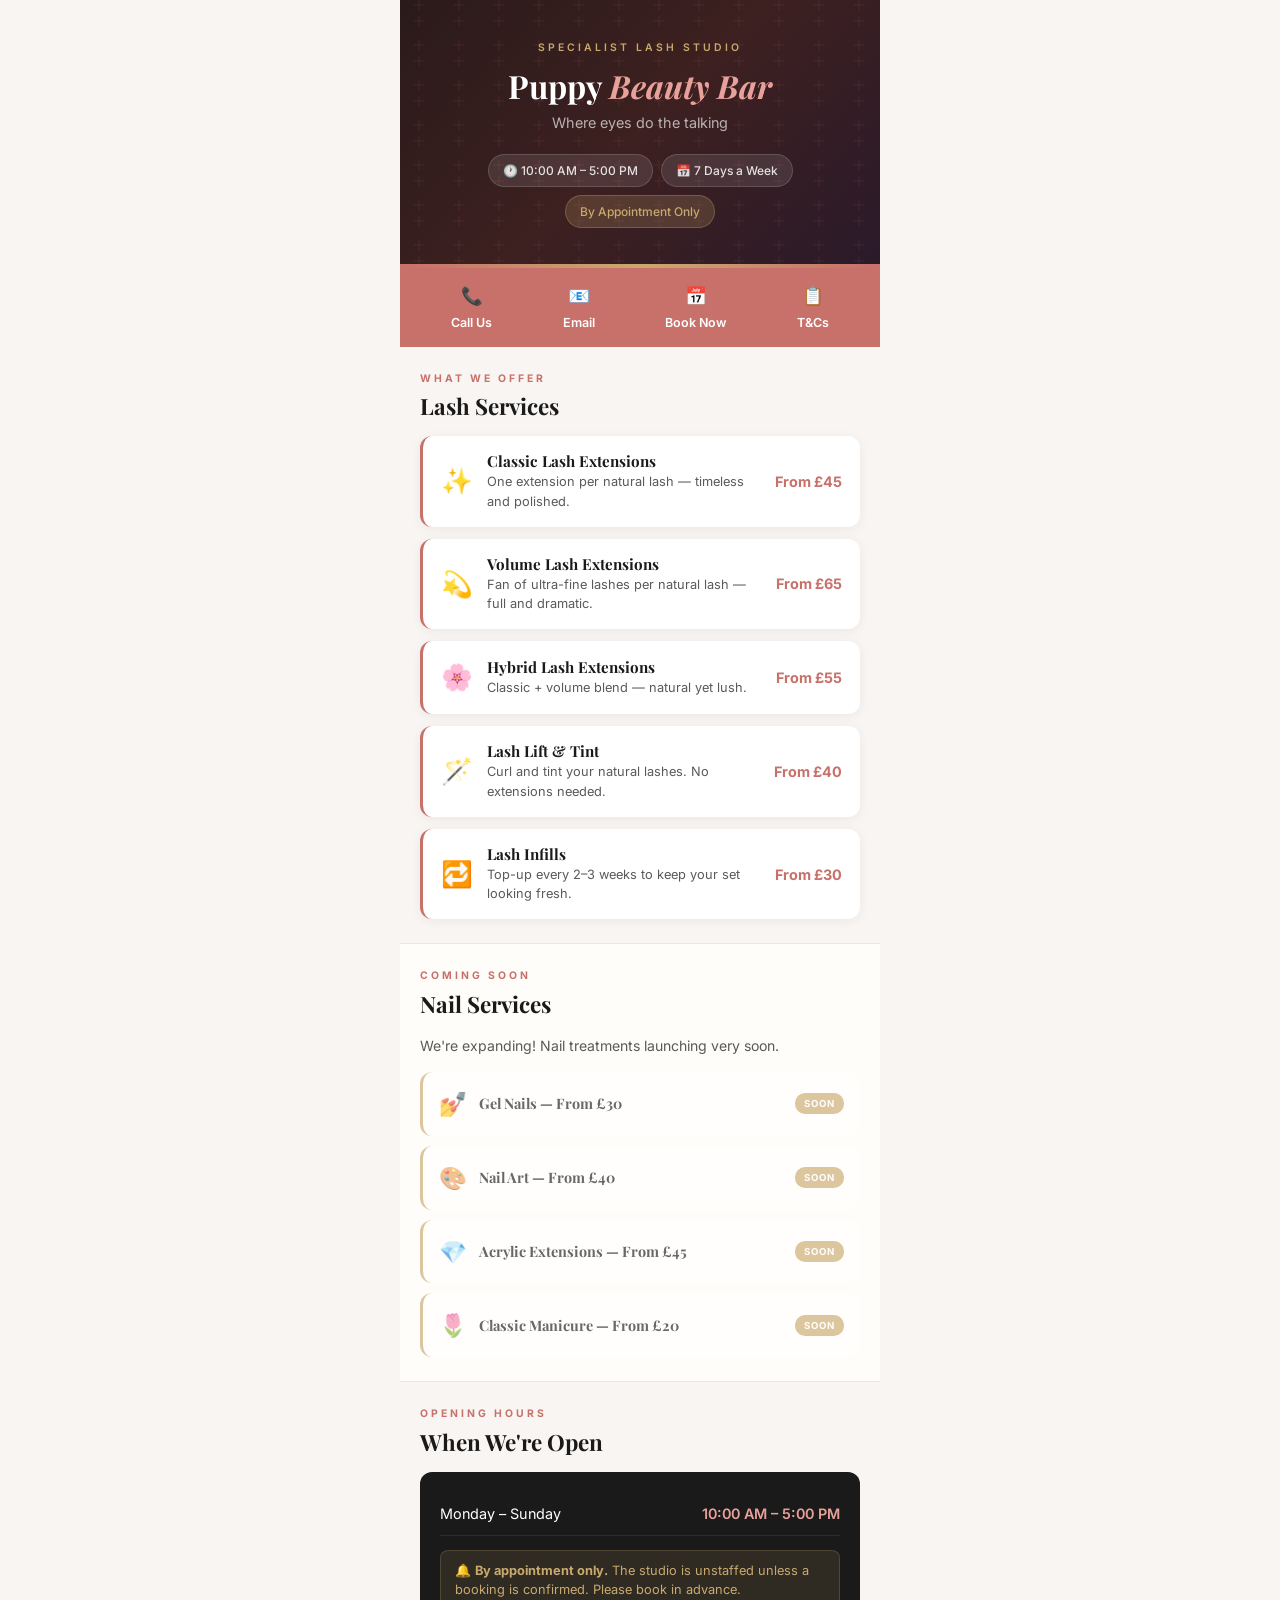
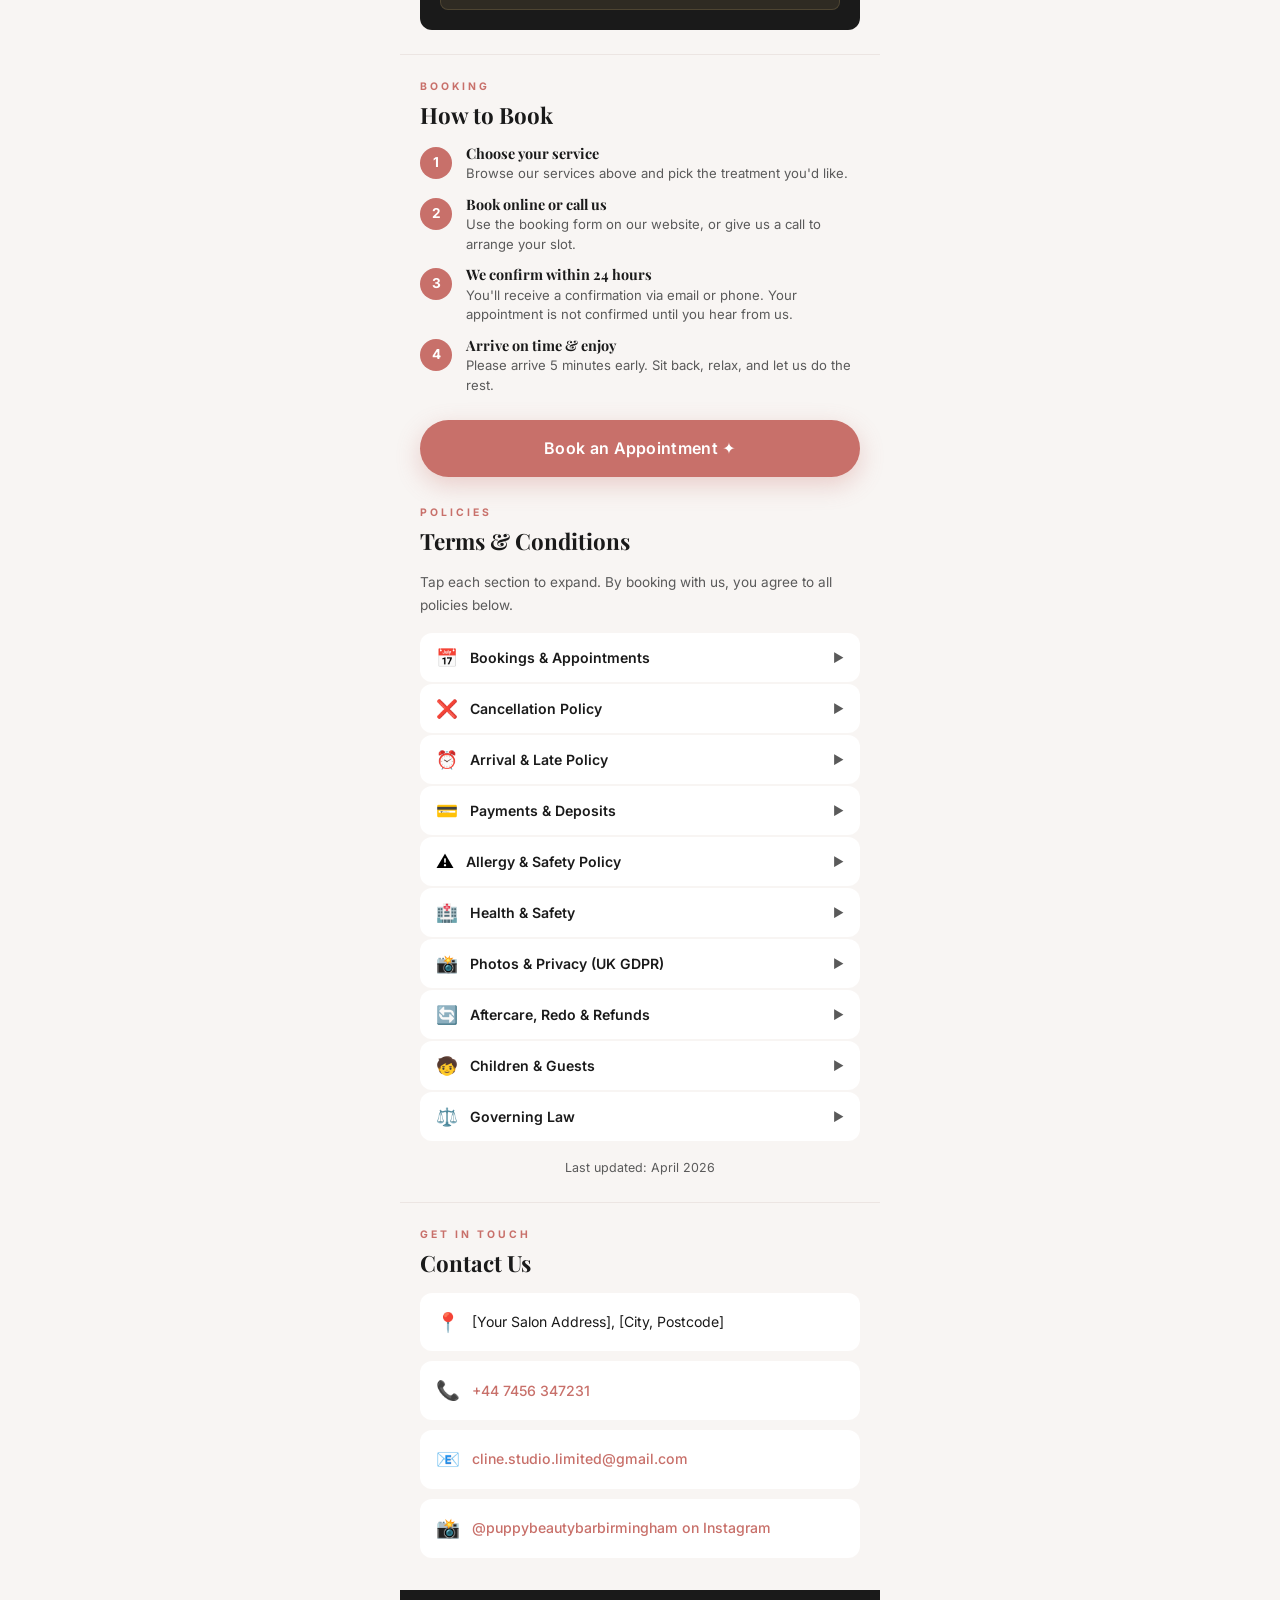
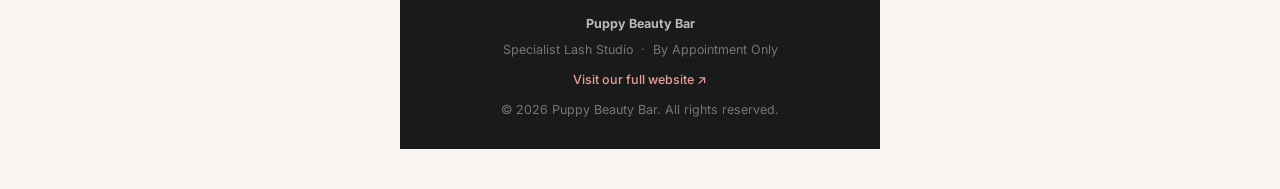
<file: info.html>
<!DOCTYPE html>
<html lang="en">
<head>
  <meta charset="UTF-8"/>
  <meta name="viewport" content="width=device-width, initial-scale=1.0, viewport-fit=cover"/>
  <meta name="theme-color" content="#c8706a"/>
  <title>Puppy Beauty Bar – Info</title>
  <link href="https://fonts.googleapis.com/css2?family=Playfair+Display:ital,wght@0,600;1,400&family=Inter:wght@300;400;500;600&display=swap" rel="stylesheet"/>
  <style>
    /* ===== RESET ===== */
    *, *::before, *::after { box-sizing: border-box; margin: 0; padding: 0; }
    :root {
      --rose:      #c8706a;
      --rose-lt:   #e8a09a;
      --rose-pale: #fdf0ef;
      --gold:      #c9a96e;
      --dark:      #1a1a1a;
      --mid:       #5a5a5a;
      --light:     #f8f5f3;
      --white:     #ffffff;
      --r:         12px;
    }
    html { scroll-behavior: smooth; -webkit-text-size-adjust: 100%; }
    body {
      font-family: 'Inter', system-ui, sans-serif;
      color: var(--dark);
      background: var(--light);
      font-size: 16px;
      line-height: 1.6;
      max-width: 480px;
      margin: 0 auto;
      padding-bottom: 40px;
    }
    h1, h2, h3 { font-family: 'Playfair Display', Georgia, serif; line-height: 1.2; }
    a { color: inherit; text-decoration: none; }
    p { color: var(--mid); }

    /* ===== HEADER ===== */
    .doc-header {
      background: linear-gradient(135deg, #2a1a1a 0%, #3d2020 50%, #2a1a2a 100%);
      padding: 40px 24px 36px;
      text-align: center;
      position: relative;
    }
    .doc-header::before {
      content: '';
      position: absolute;
      inset: 0;
      background: url("data:image/svg+xml,%3Csvg width='40' height='40' viewBox='0 0 40 40' xmlns='http://www.w3.org/2000/svg'%3E%3Cg fill='%23c8706a' fill-opacity='0.07'%3E%3Cpath d='M20 20v-4h-2v4h-4v2h4v4h2v-4h4v-2h-4zm0-16V0h-2v4H14v2h4v4h2V6h4V4h-4z'/%3E%3C/g%3E%3C/svg%3E");
    }
    .doc-header-inner { position: relative; z-index: 1; }
    .header-tag {
      font-size: 0.65rem;
      font-weight: 600;
      letter-spacing: 3px;
      text-transform: uppercase;
      color: var(--gold);
      margin-bottom: 10px;
    }
    .doc-header h1 {
      color: var(--white);
      font-size: 2rem;
      margin-bottom: 6px;
    }
    .doc-header h1 em { color: var(--rose-lt); font-style: italic; }
    .header-sub { font-size: 0.9rem; color: rgba(255,255,255,0.65); margin-bottom: 20px; }
    .header-pills {
      display: flex;
      gap: 8px;
      justify-content: center;
      flex-wrap: wrap;
    }
    .pill {
      background: rgba(255,255,255,0.1);
      border: 1px solid rgba(255,255,255,0.15);
      color: rgba(255,255,255,0.85);
      font-size: 0.75rem;
      font-weight: 500;
      padding: 6px 14px;
      border-radius: 20px;
    }
    .pill.gold { background: rgba(201,169,110,0.2); border-color: rgba(201,169,110,0.3); color: var(--gold); }

    /* ===== QUICK BAR ===== */
    .quick-bar {
      background: var(--rose);
      padding: 14px 20px;
      display: flex;
      justify-content: space-around;
      align-items: center;
      gap: 8px;
    }
    .quick-bar a {
      color: var(--white);
      font-size: 0.78rem;
      font-weight: 600;
      text-align: center;
      display: flex;
      flex-direction: column;
      align-items: center;
      gap: 2px;
      text-decoration: none;
    }
    .quick-bar a span:first-child { font-size: 1.1rem; }

    /* ===== SECTIONS ===== */
    .doc-section { padding: 24px 20px; }
    .doc-section + .doc-section { border-top: 1px solid #ece5e2; }

    .section-label {
      font-size: 0.65rem;
      font-weight: 700;
      letter-spacing: 3px;
      text-transform: uppercase;
      color: var(--rose);
      margin-bottom: 6px;
      display: block;
    }
    .doc-section h2 {
      font-size: 1.4rem;
      margin-bottom: 16px;
    }
    .doc-section p { font-size: 0.9rem; line-height: 1.7; }

    /* ===== HOURS BOX ===== */
    .hours-box {
      background: var(--dark);
      border-radius: var(--r);
      padding: 20px;
      color: var(--white);
    }
    .hours-row {
      display: flex;
      justify-content: space-between;
      align-items: center;
      padding: 10px 0;
      border-bottom: 1px solid rgba(255,255,255,0.08);
      font-size: 0.9rem;
    }
    .hours-row:last-child { border-bottom: none; }
    .hours-row span:last-child { color: var(--rose-lt); font-weight: 600; }
    .appt-note {
      margin-top: 14px;
      background: rgba(201,169,110,0.12);
      border: 1px solid rgba(201,169,110,0.2);
      border-radius: 8px;
      padding: 10px 14px;
      font-size: 0.8rem;
      color: var(--gold);
      line-height: 1.5;
    }

    /* ===== SERVICE CARDS ===== */
    .service-list { display: flex; flex-direction: column; gap: 12px; }
    .service-item {
      background: var(--white);
      border-radius: var(--r);
      padding: 16px 18px;
      display: flex;
      align-items: center;
      gap: 14px;
      box-shadow: 0 2px 12px rgba(0,0,0,0.06);
      border-left: 3px solid var(--rose);
    }
    .service-emoji { font-size: 1.6rem; flex-shrink: 0; }
    .service-info { flex: 1; }
    .service-info h3 { font-size: 0.95rem; margin-bottom: 2px; }
    .service-info p { font-size: 0.8rem; line-height: 1.5; color: var(--mid); }
    .service-price-tag {
      font-weight: 700;
      color: var(--rose);
      font-size: 0.9rem;
      white-space: nowrap;
      flex-shrink: 0;
    }

    /* ===== COMING SOON ===== */
    .coming-soon-list { display: flex; flex-direction: column; gap: 10px; }
    .cs-item {
      background: var(--white);
      border-radius: var(--r);
      padding: 14px 16px;
      display: flex;
      align-items: center;
      gap: 12px;
      opacity: 0.65;
      border-left: 3px solid var(--gold);
    }
    .cs-item h3 { font-size: 0.9rem; margin-bottom: 0; }
    .cs-badge {
      margin-left: auto;
      background: var(--gold);
      color: var(--white);
      font-size: 0.6rem;
      font-weight: 700;
      letter-spacing: 1px;
      text-transform: uppercase;
      padding: 3px 9px;
      border-radius: 10px;
      white-space: nowrap;
      flex-shrink: 0;
    }

    /* ===== BOOKING INFO ===== */
    .booking-steps { display: flex; flex-direction: column; gap: 12px; }
    .booking-step {
      display: flex;
      align-items: flex-start;
      gap: 14px;
    }
    .step-num {
      width: 32px; height: 32px;
      background: var(--rose);
      color: var(--white);
      border-radius: 50%;
      display: flex; align-items: center; justify-content: center;
      font-weight: 700;
      font-size: 0.85rem;
      flex-shrink: 0;
      margin-top: 2px;
    }
    .step-text h3 { font-size: 0.9rem; margin-bottom: 2px; }
    .step-text p { font-size: 0.82rem; line-height: 1.5; }

    .patch-alert {
      background: #fff8e8;
      border: 1px solid #f0d98a;
      border-radius: var(--r);
      padding: 14px 16px;
      font-size: 0.82rem;
      color: #7a6000;
      line-height: 1.6;
      margin-top: 16px;
    }
    .patch-alert strong { display: block; margin-bottom: 4px; }

    /* ===== CTA BUTTON ===== */
    .cta-block { padding: 0 20px 4px; }
    .cta-btn {
      display: block;
      background: var(--rose);
      color: var(--white);
      text-align: center;
      padding: 16px 24px;
      border-radius: 50px;
      font-weight: 600;
      font-size: 1rem;
      letter-spacing: 0.3px;
      box-shadow: 0 8px 24px rgba(200,112,106,0.3);
      transition: background 0.2s;
    }
    .cta-btn:active { background: #b55d57; }

    /* ===== T&Cs ===== */
    .tc-list { display: flex; flex-direction: column; gap: 2px; }
    .tc-item {
      background: var(--white);
      border-radius: var(--r);
      overflow: hidden;
    }
    .tc-toggle {
      width: 100%;
      background: none;
      border: none;
      padding: 14px 16px;
      display: flex;
      align-items: center;
      gap: 12px;
      cursor: pointer;
      text-align: left;
      font-family: 'Inter', sans-serif;
    }
    .tc-toggle:active { background: var(--rose-pale); }
    .tc-emoji { font-size: 1.1rem; flex-shrink: 0; }
    .tc-title { font-size: 0.88rem; font-weight: 600; color: var(--dark); flex: 1; }
    .tc-arrow {
      font-size: 0.75rem;
      color: var(--mid);
      transition: transform 0.2s;
      flex-shrink: 0;
    }
    .tc-item.open .tc-arrow { transform: rotate(90deg); }
    .tc-body {
      display: none;
      padding: 0 16px 14px 44px;
    }
    .tc-item.open .tc-body { display: block; }
    .tc-body ul { list-style: none; }
    .tc-body ul li {
      font-size: 0.82rem;
      color: var(--mid);
      padding: 5px 0;
      border-bottom: 1px solid #f5f0ee;
      line-height: 1.55;
    }
    .tc-body ul li:last-child { border-bottom: none; }

    /* ===== CONTACT ===== */
    .contact-list { display: flex; flex-direction: column; gap: 10px; }
    .contact-row {
      display: flex;
      align-items: center;
      gap: 12px;
      background: var(--white);
      border-radius: var(--r);
      padding: 14px 16px;
      font-size: 0.88rem;
    }
    .contact-row span:first-child { font-size: 1.2rem; flex-shrink: 0; }
    .contact-row a { color: var(--rose); font-weight: 500; }

    /* ===== FOOTER ===== */
    .doc-footer {
      background: var(--dark);
      padding: 24px 20px;
      text-align: center;
      margin-top: 8px;
    }
    .doc-footer p { font-size: 0.78rem; color: rgba(255,255,255,0.4); margin-bottom: 6px; }
    .doc-footer a { color: var(--rose-lt); font-weight: 500; }

    /* ===== DIVIDER ===== */
    .divider {
      height: 4px;
      background: linear-gradient(90deg, var(--rose), var(--gold), var(--rose));
    }

    /* ===== PRINT ===== */
    @media print {
      body { max-width: 100%; background: white; font-size: 11pt; }
      .quick-bar, .cta-block, .doc-footer { display: none; }
      .tc-body { display: block !important; }
      .tc-arrow { display: none; }
      .doc-header { background: #2a1a1a !important; -webkit-print-color-adjust: exact; print-color-adjust: exact; }
    }
  </style>
</head>
<body>

  <!-- HEADER -->
  <div class="doc-header">
    <div class="doc-header-inner">
      <p class="header-tag">Specialist Lash Studio</p>
      <h1>Puppy <em>Beauty Bar</em></h1>
      <p class="header-sub">Where eyes do the talking</p>
      <div class="header-pills">
        <span class="pill">🕐 10:00 AM – 5:00 PM</span>
        <span class="pill">📅 7 Days a Week</span>
        <span class="pill gold">By Appointment Only</span>
      </div>
    </div>
  </div>

  <div class="divider"></div>

  <!-- QUICK BAR -->
  <div class="quick-bar">
    <a href="tel:+44000000000">
      <span>📞</span>
      <span>Call Us</span>
    </a>
    <a href="mailto:info@puppybeautybar.co.uk">
      <span>📧</span>
      <span>Email</span>
    </a>
    <a href="index.html#booking">
      <span>📅</span>
      <span>Book Now</span>
    </a>
    <a href="#terms">
      <span>📋</span>
      <span>T&amp;Cs</span>
    </a>
  </div>

  <!-- SERVICES -->
  <div class="doc-section">
    <span class="section-label">What We Offer</span>
    <h2>Lash Services</h2>
    <div class="service-list">
      <div class="service-item">
        <span class="service-emoji">✨</span>
        <div class="service-info">
          <h3>Classic Lash Extensions</h3>
          <p>One extension per natural lash — timeless and polished.</p>
        </div>
        <span class="service-price-tag">From £45</span>
      </div>
      <div class="service-item">
        <span class="service-emoji">💫</span>
        <div class="service-info">
          <h3>Volume Lash Extensions</h3>
          <p>Fan of ultra-fine lashes per natural lash — full and dramatic.</p>
        </div>
        <span class="service-price-tag">From £65</span>
      </div>
      <div class="service-item">
        <span class="service-emoji">🌸</span>
        <div class="service-info">
          <h3>Hybrid Lash Extensions</h3>
          <p>Classic + volume blend — natural yet lush.</p>
        </div>
        <span class="service-price-tag">From £55</span>
      </div>
      <div class="service-item">
        <span class="service-emoji">🪄</span>
        <div class="service-info">
          <h3>Lash Lift &amp; Tint</h3>
          <p>Curl and tint your natural lashes. No extensions needed.</p>
        </div>
        <span class="service-price-tag">From £40</span>
      </div>
      <div class="service-item">
        <span class="service-emoji">🔁</span>
        <div class="service-info">
          <h3>Lash Infills</h3>
          <p>Top-up every 2–3 weeks to keep your set looking fresh.</p>
        </div>
        <span class="service-price-tag">From £30</span>
      </div>
    </div>
  </div>

  <!-- COMING SOON -->
  <div class="doc-section" style="background:#fffdf9">
    <span class="section-label">Coming Soon</span>
    <h2>Nail Services</h2>
    <p style="margin-bottom:14px;font-size:0.88rem">We're expanding! Nail treatments launching very soon.</p>
    <div class="coming-soon-list">
      <div class="cs-item">
        <span style="font-size:1.4rem">💅</span>
        <h3>Gel Nails — From £30</h3>
        <span class="cs-badge">Soon</span>
      </div>
      <div class="cs-item">
        <span style="font-size:1.4rem">🎨</span>
        <h3>Nail Art — From £40</h3>
        <span class="cs-badge">Soon</span>
      </div>
      <div class="cs-item">
        <span style="font-size:1.4rem">💎</span>
        <h3>Acrylic Extensions — From £45</h3>
        <span class="cs-badge">Soon</span>
      </div>
      <div class="cs-item">
        <span style="font-size:1.4rem">🌷</span>
        <h3>Classic Manicure — From £20</h3>
        <span class="cs-badge">Soon</span>
      </div>
    </div>
  </div>

  <!-- HOURS -->
  <div class="doc-section">
    <span class="section-label">Opening Hours</span>
    <h2>When We're Open</h2>
    <div class="hours-box">
      <div class="hours-row">
        <span>Monday – Sunday</span>
        <span>10:00 AM – 5:00 PM</span>
      </div>
      <div class="appt-note">
        🔔 <strong style="color:var(--gold)">By appointment only.</strong> The studio is unstaffed unless a booking is confirmed. Please book in advance.
      </div>
    </div>
  </div>

  <!-- HOW TO BOOK -->
  <div class="doc-section">
    <span class="section-label">Booking</span>
    <h2>How to Book</h2>
    <div class="booking-steps">
      <div class="booking-step">
        <div class="step-num">1</div>
        <div class="step-text">
          <h3>Choose your service</h3>
          <p>Browse our services above and pick the treatment you'd like.</p>
        </div>
      </div>
      <div class="booking-step">
        <div class="step-num">2</div>
        <div class="step-text">
          <h3>Book online or call us</h3>
          <p>Use the booking form on our website, or give us a call to arrange your slot.</p>
        </div>
      </div>
      <div class="booking-step">
        <div class="step-num">3</div>
        <div class="step-text">
          <h3>We confirm within 24 hours</h3>
          <p>You'll receive a confirmation via email or phone. Your appointment is not confirmed until you hear from us.</p>
        </div>
      </div>
      <div class="booking-step">
        <div class="step-num">4</div>
        <div class="step-text">
          <h3>Arrive on time &amp; enjoy</h3>
          <p>Please arrive 5 minutes early. Sit back, relax, and let us do the rest.</p>
        </div>
      </div>
    </div>
    <!-- Patch test alert removed; allergy confirmation handled in T&Cs -->
  </div>

  <!-- CTA -->
  <div class="cta-block">
    <a href="index.html#booking" class="cta-btn">Book an Appointment ✦</a>
  </div>

  <!-- TERMS -->
  <div class="doc-section" id="terms">
    <span class="section-label">Policies</span>
    <h2>Terms &amp; Conditions</h2>
    <p style="font-size:0.85rem;margin-bottom:16px">Tap each section to expand. By booking with us, you agree to all policies below.</p>
    <div class="tc-list">

      <div class="tc-item">
        <button class="tc-toggle" onclick="toggleTC(this)">
          <span class="tc-emoji">📅</span>
          <span class="tc-title">Bookings &amp; Appointments</span>
          <span class="tc-arrow">▶</span>
        </button>
        <div class="tc-body">
          <ul>
            <li>All appointments are by advance booking only. The studio is not staffed for walk-ins.</li>
            <li>Bookings are confirmed within 24 hours. Your appointment is not guaranteed until confirmed.</li>
            <li>A valid UK phone number and email address must be provided when booking.</li>
            <li>New clients will be asked to complete a consultation and health declaration form.</li>
            <li>We reserve the right to decline or reschedule bookings at our reasonable discretion.</li>
          </ul>
        </div>
      </div>

      <div class="tc-item">
        <button class="tc-toggle" onclick="toggleTC(this)">
          <span class="tc-emoji">❌</span>
          <span class="tc-title">Cancellation Policy</span>
          <span class="tc-arrow">▶</span>
        </button>
        <div class="tc-body">
          <ul>
            <li><strong>48 hours' notice</strong> required to cancel or reschedule without charge.</li>
            <li>Cancellations within 48 hours may incur a <strong>50% cancellation fee</strong>.</li>
            <li>No-shows without notice will be charged <strong>100% of the service fee</strong>.</li>
            <li>Repeated cancellations (3+) may require a non-refundable deposit for future bookings.</li>
            <li>If we cancel your appointment, you will receive a full deposit refund.</li>
          </ul>
        </div>
      </div>

      <div class="tc-item">
        <button class="tc-toggle" onclick="toggleTC(this)">
          <span class="tc-emoji">⏰</span>
          <span class="tc-title">Arrival &amp; Late Policy</span>
          <span class="tc-arrow">▶</span>
        </button>
        <div class="tc-body">
          <ul>
            <li>Please arrive <strong>5 minutes early</strong> for your appointment.</li>
            <li>Clients arriving more than <strong>15 minutes late</strong> may have their service shortened or rescheduled at full charge.</li>
            <li>As a by-appointment studio, late arrivals may impact other clients.</li>
          </ul>
        </div>
      </div>

      <div class="tc-item">
        <button class="tc-toggle" onclick="toggleTC(this)">
          <span class="tc-emoji">💳</span>
          <span class="tc-title">Payments &amp; Deposits</span>
          <span class="tc-arrow">▶</span>
        </button>
        <div class="tc-body">
          <ul>
            <li>All prices are in <strong>pounds sterling (£)</strong>.</li>
            <li>We accept cash, credit/debit card, Apple Pay, Google Pay, and bank transfer.</li>
            <li>A deposit may be required for new clients or longer appointments.</li>
            <li>Deposits are non-refundable if cancelled within the 48-hour window (Consumer Contracts Regulations 2013).</li>
          </ul>
        </div>
      </div>

      <div class="tc-item">
        <button class="tc-toggle" onclick="toggleTC(this)">
          <span class="tc-emoji">⚠️</span>
          <span class="tc-title">Allergy &amp; Safety Policy</span>
          <span class="tc-arrow">▶</span>
        </button>
        <div class="tc-body">
          <ul>
            <li>By booking you confirm you have no known allergies to the products used and have disclosed any relevant medical conditions to the studio.</li>
            <li>Puppy Beauty Bar accepts no liability for reactions arising from undisclosed allergies or medical conditions.</li>
            <li>Lash services are not recommended during pregnancy. Consult your GP first.</li>
          </ul>
          <div id="tcAllergyClause"></div>
        </div>
      </div>

      <div class="tc-item">
        <button class="tc-toggle" onclick="toggleTC(this)">
          <span class="tc-emoji">🏥</span>
          <span class="tc-title">Health &amp; Safety</span>
          <span class="tc-arrow">▶</span>
        </button>
        <div class="tc-body">
          <ul>
            <li>We may refuse service if we have health or safety concerns.</li>
            <li>Inform us of any recent eye surgery, infections, or medical procedures.</li>
            <li>Do <strong>not wear contact lenses</strong> during lash extension appointments.</li>
            <li>All tools and materials are sanitised between clients per UK health standards.</li>
          </ul>
        </div>
      </div>

      <div class="tc-item">
        <button class="tc-toggle" onclick="toggleTC(this)">
          <span class="tc-emoji">📸</span>
          <span class="tc-title">Photos &amp; Privacy (UK GDPR)</span>
          <span class="tc-arrow">▶</span>
        </button>
        <div class="tc-body">
          <ul>
            <li>Before/after photos may be taken for portfolio use. Your consent will always be sought.</li>
            <li>You may decline or withdraw consent at any time.</li>
            <li>Your data is processed under the <strong>UK GDPR</strong> and Data Protection Act 2018.</li>
            <li>We never sell or share your data with third parties without consent.</li>
          </ul>
        </div>
      </div>

      <div class="tc-item">
        <button class="tc-toggle" onclick="toggleTC(this)">
          <span class="tc-emoji">🔄</span>
          <span class="tc-title">Aftercare, Redo &amp; Refunds</span>
          <span class="tc-arrow">▶</span>
        </button>
        <div class="tc-body">
          <ul>
            <li>Aftercare advice is provided after every service. Not following it may affect results.</li>
            <li>Notify us within <strong>48 hours</strong> if you are unsatisfied.</li>
            <li>We will offer a complimentary redo where appropriate, subject to assessment.</li>
            <li>Under the <strong>Consumer Rights Act 2015</strong>, you may request a redo if the service was not carried out with reasonable care and skill.</li>
          </ul>
        </div>
      </div>

      <div class="tc-item">
        <button class="tc-toggle" onclick="toggleTC(this)">
          <span class="tc-emoji">🧒</span>
          <span class="tc-title">Children &amp; Guests</span>
          <span class="tc-arrow">▶</span>
        </button>
        <div class="tc-body">
          <ul>
            <li>Children are not permitted in the studio unless they are the client receiving a service.</li>
            <li>Guests accompanying clients must wait outside or in the designated waiting area.</li>
            <li>Puppy Beauty Bar is not responsible for personal belongings left on the premises.</li>
          </ul>
        </div>
      </div>

      <div class="tc-item">
        <button class="tc-toggle" onclick="toggleTC(this)">
          <span class="tc-emoji">⚖️</span>
          <span class="tc-title">Governing Law</span>
          <span class="tc-arrow">▶</span>
        </button>
        <div class="tc-body">
          <ul>
            <li>These Terms &amp; Conditions are governed by the laws of <strong>England and Wales</strong>.</li>
            <li>Disputes are subject to the exclusive jurisdiction of the courts of England and Wales.</li>
            <li>These terms do not affect your statutory rights under UK consumer law.</li>
          </ul>
        </div>
      </div>

    </div>
    <p style="font-size:0.78rem;color:var(--mid);margin-top:16px;text-align:center">Last updated: April 2026</p>
  </div>

  <!-- CONTACT -->
  <div class="doc-section">
    <span class="section-label">Get In Touch</span>
    <h2>Contact Us</h2>
    <div class="contact-list">
      <div class="contact-row">
        <span>📍</span>
          <span>[Your Salon Address], [City, Postcode]</span>
      </div>
      <div class="contact-row">
        <span>📞</span>
          <a href="tel:+447456347231">+44 7456 347231</a>
      </div>
      <div class="contact-row">
        <span>📧</span>
          <a href="mailto:cline.studio.limited@gmail.com">cline.studio.limited@gmail.com</a>
      </div>
      <div class="contact-row">
        <span>📸</span>
          <a href="https://www.instagram.com/puppybeautybarbirmingham?igsh=MWdoOXpwcHp2eGt2NQ%3D%3D&utm_source=qr">@puppybeautybarbirmingham on Instagram</a>
      </div>
    </div>
  </div>

  <!-- FOOTER -->
  <div class="doc-footer">
    <p><strong style="color:rgba(255,255,255,0.7)">Puppy Beauty Bar</strong></p>
    <p>Specialist Lash Studio &nbsp;·&nbsp; By Appointment Only</p>
    <p style="margin-top:10px"><a href="index.html">Visit our full website ↗</a></p>
    <p style="margin-top:10px">&copy; 2026 Puppy Beauty Bar. All rights reserved.</p>
  </div>

  <script>
    function toggleTC(btn) {
      const item = btn.closest('.tc-item');
      item.classList.toggle('open');
    }
  </script>
</body>
</html>
</file>
